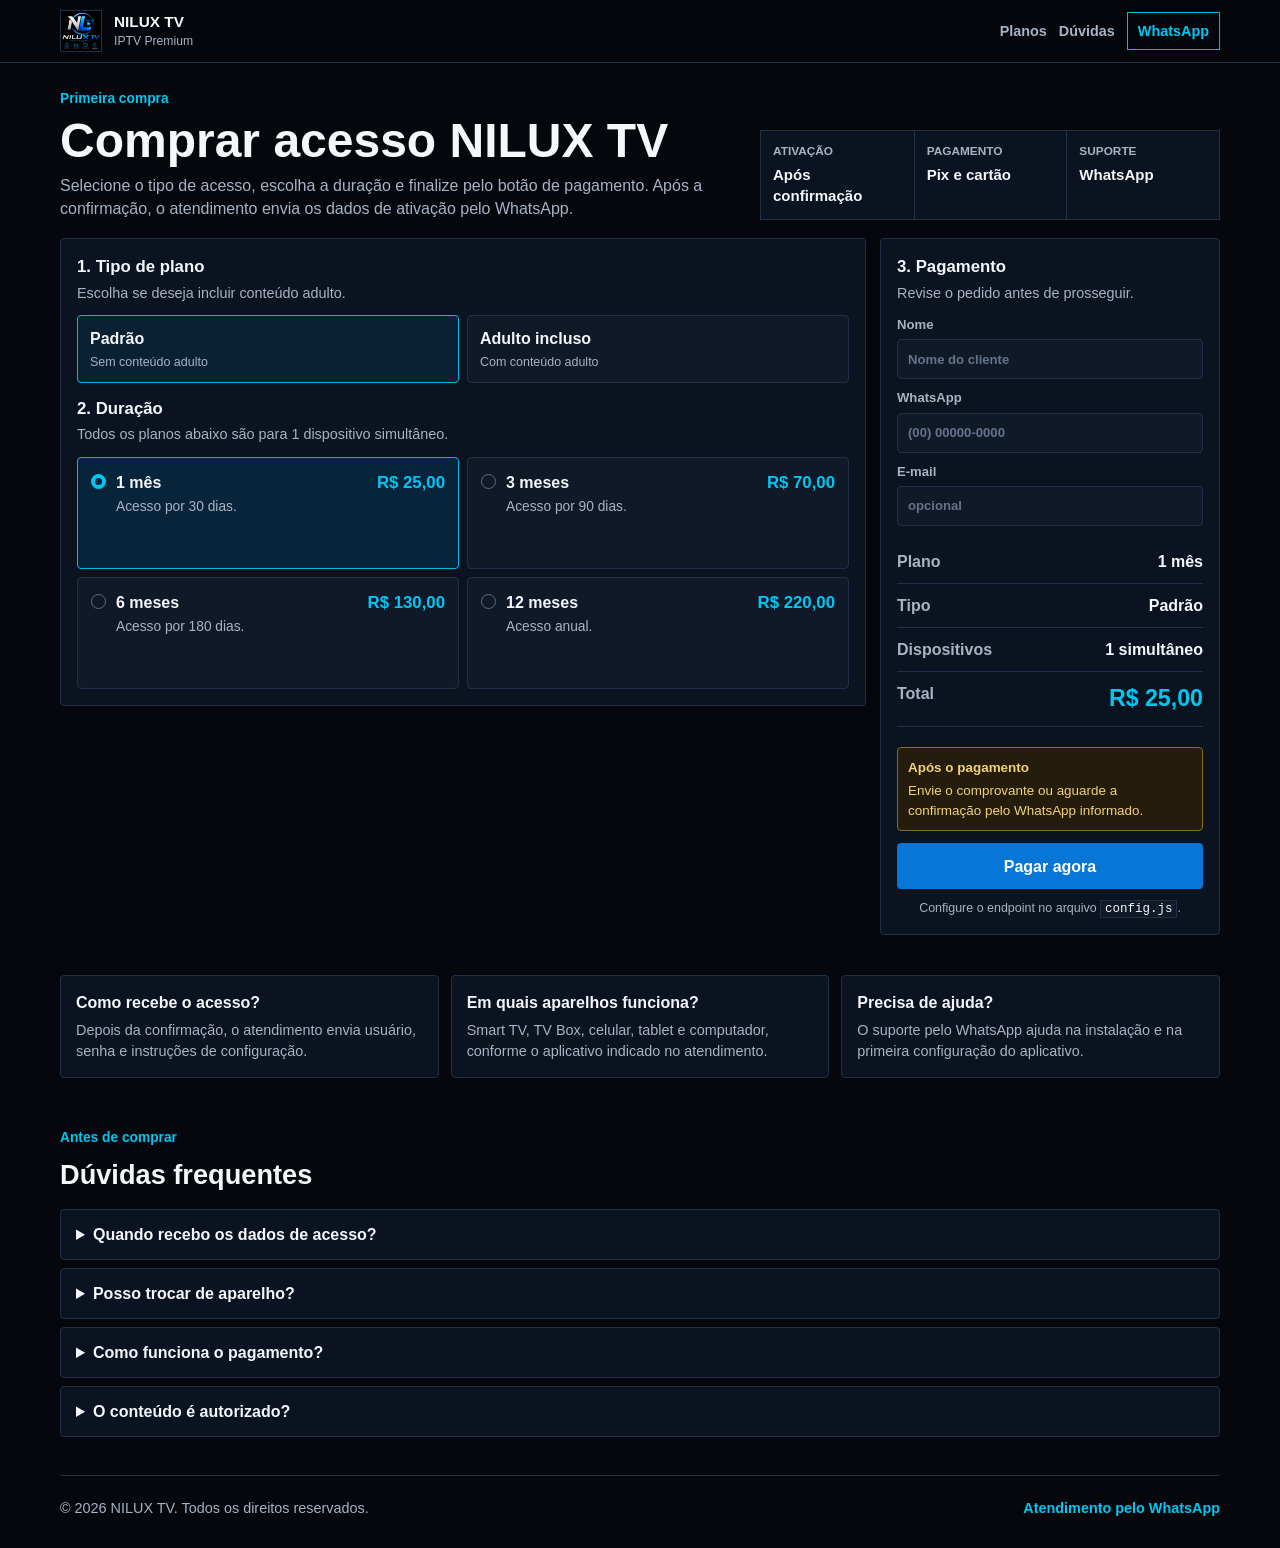
<file: index.html>
<!doctype html>
<html lang="pt-BR">
  <head>
    <meta charset="utf-8" />
    <meta name="viewport" content="width=device-width, initial-scale=1" />
    <meta
      name="description"
      content="Escolha seu plano NILUX TV, revise o pedido e finalize o pagamento com segurança."
    />
    <meta name="theme-color" content="#05070c" />
    <meta property="og:title" content="NILUX TV | Primeira compra" />
    <meta property="og:image" content="img/nilux-tv-logo.png" />
    <meta
      property="og:description"
      content="Planos mensais, trimestrais, semestrais e anuais com pagamento seguro."
    />
    <meta property="og:type" content="website" />
    <title>NILUX TV | Primeira compra</title>
    <link rel="stylesheet" href="styles.css" />
  </head>
  <body>
    <a class="skip-link" href="#planos">Ir para os planos</a>

    <header class="site-header" aria-label="Topo da página">
      <nav class="nav">
        <a class="brand" href="#topo" aria-label="NILUX TV">
          <img class="brand-logo" src="img/nilux-tv-logo.png" alt="" />
          <span>
            <strong>NILUX TV</strong>
            <small>IPTV Premium</small>
          </span>
        </a>

        <div class="nav-actions">
          <a href="#planos">Planos</a>
          <a href="#duvidas">Dúvidas</a>
          <a class="whatsapp-link" href="https://wa.me/5500000000000" target="_blank" rel="noreferrer">
            WhatsApp
          </a>
        </div>
      </nav>
    </header>

    <main id="topo">
      <section class="checkout-section" id="planos" aria-labelledby="plans-title">
        <div class="page-title">
          <div>
            <span class="section-label">Primeira compra</span>
            <h1 id="plans-title">Comprar acesso NILUX TV</h1>
            <p>
              Selecione o tipo de acesso, escolha a duração e finalize pelo botão de pagamento.
              Após a confirmação, o atendimento envia os dados de ativação pelo WhatsApp.
            </p>
          </div>

          <dl class="quick-info" aria-label="Informações principais">
            <div>
              <dt>Ativação</dt>
              <dd>Após confirmação</dd>
            </div>
            <div>
              <dt>Pagamento</dt>
              <dd>Pix e cartão</dd>
            </div>
            <div>
              <dt>Suporte</dt>
              <dd>WhatsApp</dd>
            </div>
          </dl>
        </div>

        <div class="checkout-grid">
          <section class="plans-panel" aria-label="Escolha do plano">
            <div class="panel-heading">
              <h2>1. Tipo de plano</h2>
              <p>Escolha se deseja incluir conteúdo adulto.</p>
            </div>

            <div class="billing-toggle" role="tablist" aria-label="Tipo de conteúdo">
              <button class="is-active" type="button" data-plan-type="padrao" aria-pressed="true">
                <strong>Padrão</strong>
                <span>Sem conteúdo adulto</span>
              </button>
              <button type="button" data-plan-type="adulto" aria-pressed="false">
                <strong>Adulto incluso</strong>
                <span>Com conteúdo adulto</span>
              </button>
            </div>

            <div class="panel-heading panel-heading-inline">
              <h2>2. Duração</h2>
              <p>Todos os planos abaixo são para 1 dispositivo simultâneo.</p>
            </div>

            <div class="plan-list">
              <article class="plan-card is-selected" data-plan-id="mensal" tabindex="0">
                <div class="plan-main">
                  <span class="radio-dot" aria-hidden="true"></span>
                  <div>
                    <h3>1 mês</h3>
                    <p>Acesso por 30 dias.</p>
                  </div>
                </div>
                <strong>R$ 25,00</strong>
              </article>

              <article class="plan-card" data-plan-id="trimestral" tabindex="0">
                <div class="plan-main">
                  <span class="radio-dot" aria-hidden="true"></span>
                  <div>
                    <h3>3 meses</h3>
                    <p>Acesso por 90 dias.</p>
                  </div>
                </div>
                <strong>R$ 70,00</strong>
              </article>

              <article class="plan-card" data-plan-id="semestral" tabindex="0">
                <div class="plan-main">
                  <span class="radio-dot" aria-hidden="true"></span>
                  <div>
                    <h3>6 meses</h3>
                    <p>Acesso por 180 dias.</p>
                  </div>
                </div>
                <strong>R$ 130,00</strong>
              </article>

              <article class="plan-card" data-plan-id="anual" tabindex="0">
                <div class="plan-main">
                  <span class="radio-dot" aria-hidden="true"></span>
                  <div>
                    <h3>12 meses</h3>
                    <p>Acesso anual.</p>
                  </div>
                </div>
                <strong>R$ 220,00</strong>
              </article>
            </div>
          </section>

          <aside class="summary-card" aria-labelledby="summary-title">
            <div class="panel-heading">
              <h2 id="summary-title">3. Pagamento</h2>
              <p>Revise o pedido antes de prosseguir.</p>
            </div>

            <div class="buyer-fields" aria-label="Dados para ativação">
              <label>
                Nome
                <input id="customer-name" autocomplete="name" name="name" placeholder="Nome do cliente" required />
              </label>
              <label>
                WhatsApp
                <input
                  id="customer-whatsapp"
                  autocomplete="tel"
                  inputmode="tel"
                  name="whatsapp"
                  placeholder="(00) 00000-0000"
                  required
                />
              </label>
              <label>
                E-mail
                <input id="customer-email" autocomplete="email" inputmode="email" name="email" placeholder="opcional" />
              </label>
            </div>

            <dl class="summary-list">
              <div>
                <dt>Plano</dt>
                <dd id="summary-plan">1 mês</dd>
              </div>
              <div>
                <dt>Tipo</dt>
                <dd id="summary-type">Padrão</dd>
              </div>
              <div>
                <dt>Dispositivos</dt>
                <dd>1 simultâneo</dd>
              </div>
              <div class="summary-total">
                <dt>Total</dt>
                <dd id="summary-price">R$ 25,00</dd>
              </div>
            </dl>

            <div class="notice">
              <strong>Após o pagamento</strong>
              <span>Envie o comprovante ou aguarde a confirmação pelo WhatsApp informado.</span>
            </div>

            <a
              class="button button-pay"
              id="payment-button"
              href="#"
              data-payment-ready="false"
              rel="noreferrer"
            >
              Pagar agora
            </a>

            <p class="payment-help">
              Configure o endpoint no arquivo <code>config.js</code>.
            </p>
          </aside>
        </div>
      </section>

      <section class="info-band" aria-label="Como funciona">
        <article>
          <h2>Como recebe o acesso?</h2>
          <p>Depois da confirmação, o atendimento envia usuário, senha e instruções de configuração.</p>
        </article>
        <article>
          <h2>Em quais aparelhos funciona?</h2>
          <p>Smart TV, TV Box, celular, tablet e computador, conforme o aplicativo indicado no atendimento.</p>
        </article>
        <article>
          <h2>Precisa de ajuda?</h2>
          <p>O suporte pelo WhatsApp ajuda na instalação e na primeira configuração do aplicativo.</p>
        </article>
      </section>

      <section class="faq" id="duvidas" aria-labelledby="faq-title">
        <div class="section-heading">
          <span class="section-label">Antes de comprar</span>
          <h2 id="faq-title">Dúvidas frequentes</h2>
        </div>

        <div class="faq-list">
          <details>
            <summary>Quando recebo os dados de acesso?</summary>
            <p>Após a confirmação do pagamento, o atendimento envia as instruções pelo WhatsApp cadastrado.</p>
          </details>
          <details>
            <summary>Posso trocar de aparelho?</summary>
            <p>Sim, desde que respeite o limite de dispositivos simultâneos do plano contratado.</p>
          </details>
          <details>
            <summary>Como funciona o pagamento?</summary>
            <p>O botão de pagamento pode apontar para Mercado Pago, Stripe, PayPal ou outro checkout hospedado.</p>
          </details>
          <details>
            <summary>O conteúdo é autorizado?</summary>
            <p>Use esta página apenas para serviços e conteúdos que você tem direito de comercializar e distribuir.</p>
          </details>
        </div>
      </section>
    </main>

    <footer class="footer">
      <p>© <span id="current-year"></span> NILUX TV. Todos os direitos reservados.</p>
      <a href="https://wa.me/5500000000000" target="_blank" rel="noreferrer">Atendimento pelo WhatsApp</a>
    </footer>

    <div class="mobile-pay-bar" aria-label="Resumo rápido do pagamento">
      <div>
        <span id="mobile-summary-plan">1 mês</span>
        <strong id="mobile-summary-price">R$ 25,00</strong>
      </div>
      <a
        class="button button-pay"
        id="mobile-payment-button"
        href="#"
        data-payment-ready="false"
        rel="noreferrer"
      >
        Pagar
      </a>
    </div>

    <div class="toast" id="toast" role="status" aria-live="polite"></div>

    <script src="config.js"></script>
    <script src="script.js"></script>
  </body>
</html>
</file>
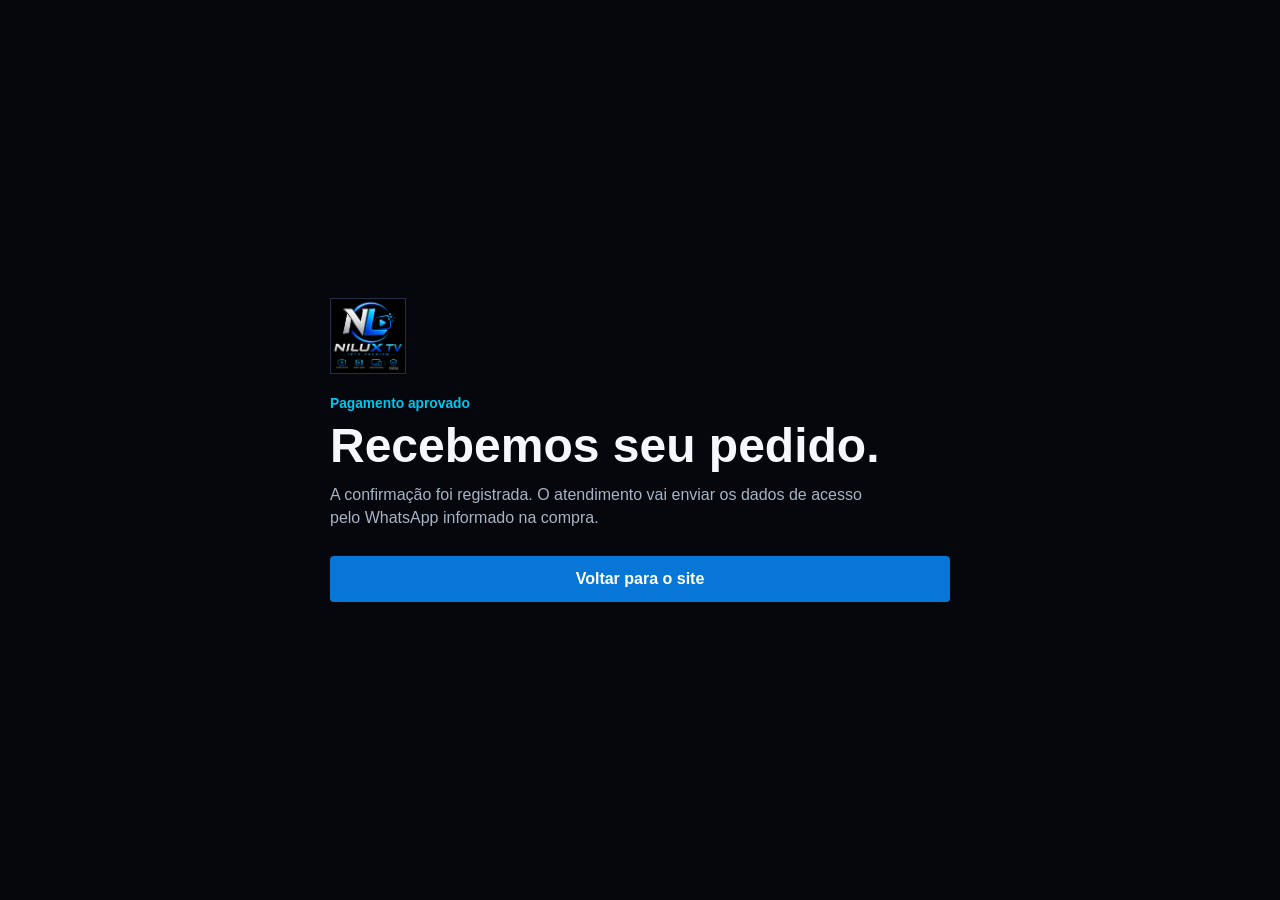
<file: obrigado.html>
<!doctype html>
<html lang="pt-BR">
  <head>
    <meta charset="utf-8" />
    <meta name="viewport" content="width=device-width, initial-scale=1" />
    <meta name="theme-color" content="#05070c" />
    <title>Pagamento aprovado | NILUX TV</title>
    <link rel="stylesheet" href="styles.css" />
  </head>
  <body>
    <main class="status-page">
      <img class="status-logo" src="img/nilux-tv-logo.png" alt="NILUX TV" />
      <span class="section-label">Pagamento aprovado</span>
      <h1>Recebemos seu pedido.</h1>
      <p>
        A confirmação foi registrada. O atendimento vai enviar os dados de acesso pelo WhatsApp informado na compra.
      </p>
      <a class="button button-pay" href="index.html">Voltar para o site</a>
    </main>
  </body>
</html>
</file>
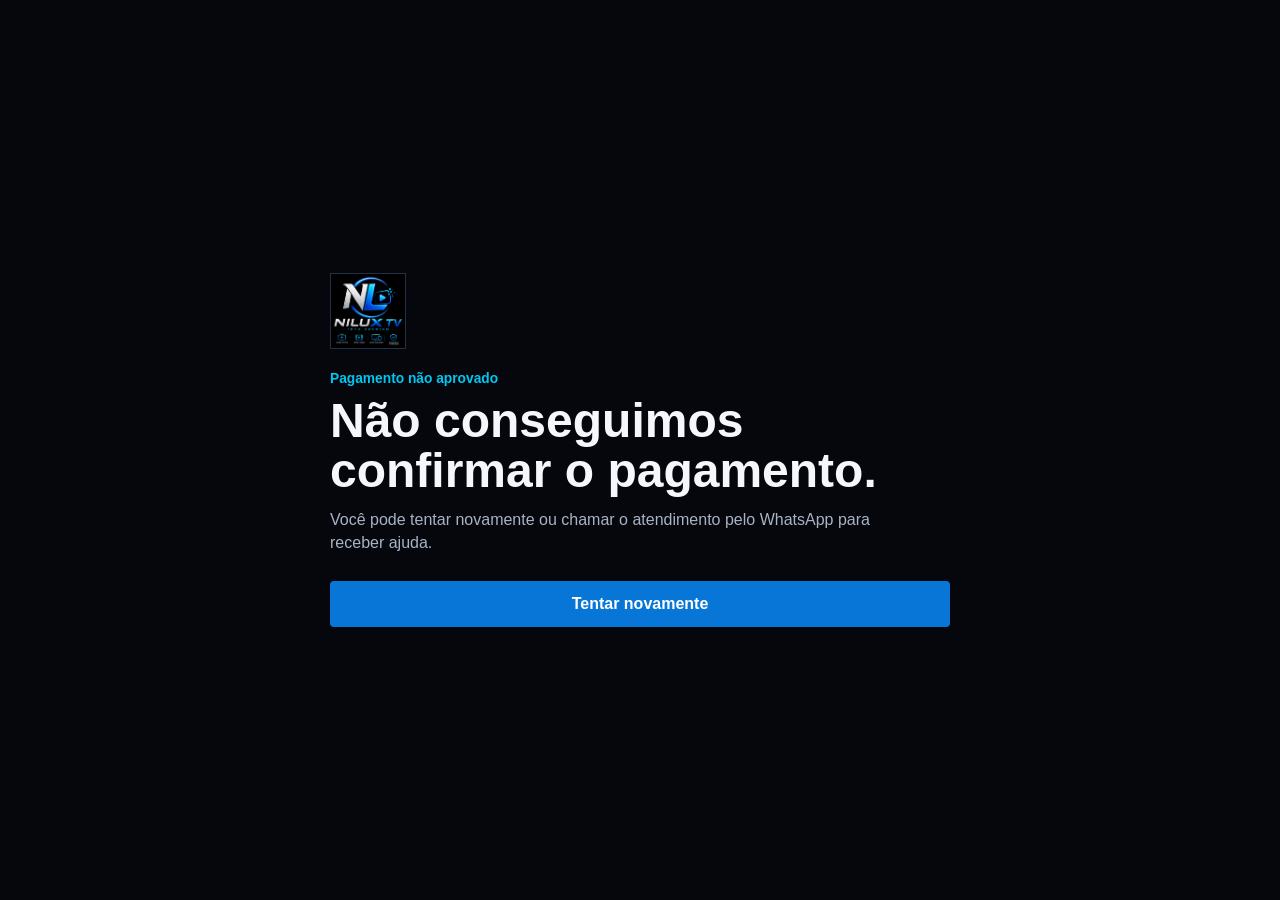
<file: pagamento-falhou.html>
<!doctype html>
<html lang="pt-BR">
  <head>
    <meta charset="utf-8" />
    <meta name="viewport" content="width=device-width, initial-scale=1" />
    <meta name="theme-color" content="#05070c" />
    <title>Pagamento não aprovado | NILUX TV</title>
    <link rel="stylesheet" href="styles.css" />
  </head>
  <body>
    <main class="status-page">
      <img class="status-logo" src="img/nilux-tv-logo.png" alt="NILUX TV" />
      <span class="section-label">Pagamento não aprovado</span>
      <h1>Não conseguimos confirmar o pagamento.</h1>
      <p>
        Você pode tentar novamente ou chamar o atendimento pelo WhatsApp para receber ajuda.
      </p>
      <a class="button button-pay" href="index.html">Tentar novamente</a>
    </main>
  </body>
</html>
</file>
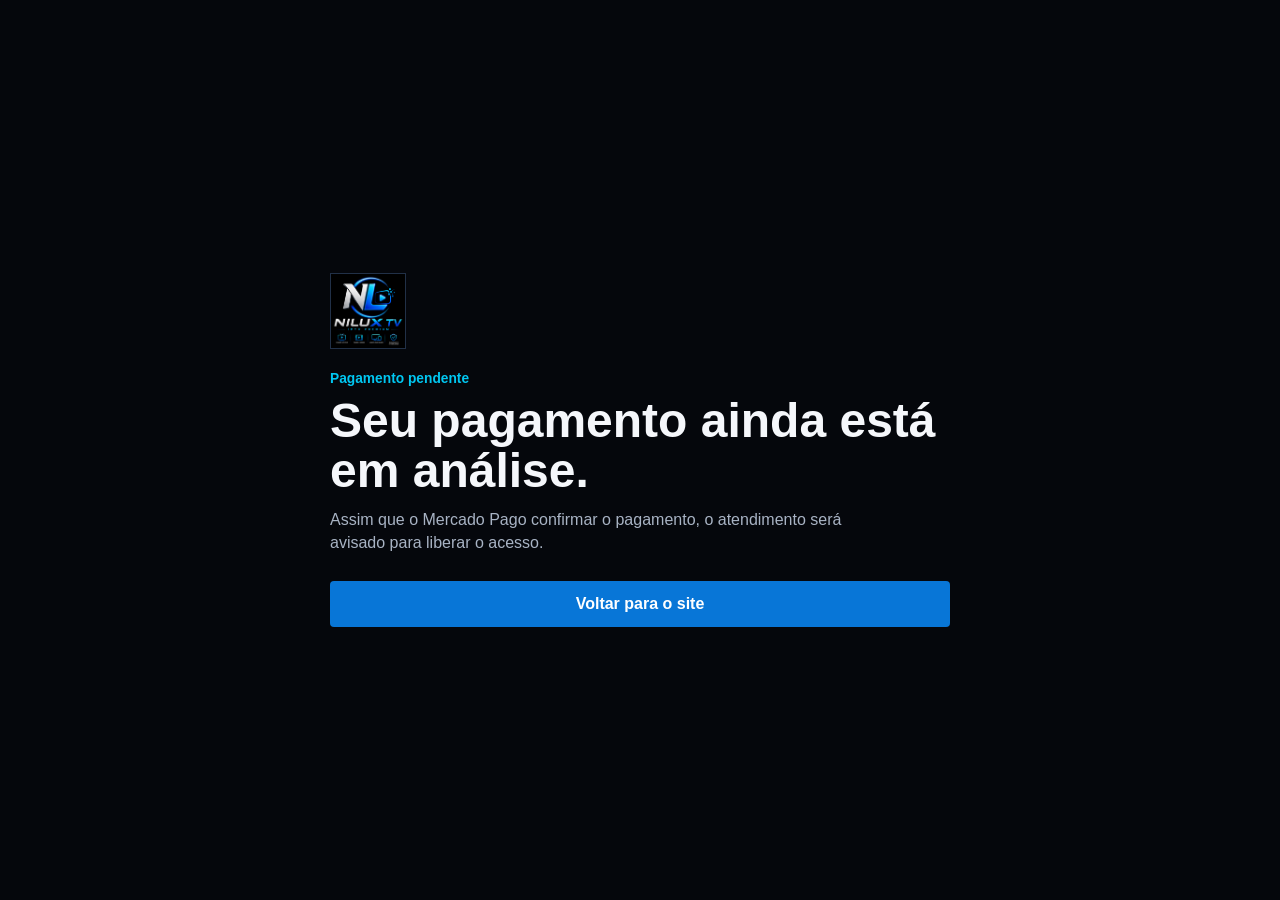
<file: pagamento-pendente.html>
<!doctype html>
<html lang="pt-BR">
  <head>
    <meta charset="utf-8" />
    <meta name="viewport" content="width=device-width, initial-scale=1" />
    <meta name="theme-color" content="#05070c" />
    <title>Pagamento pendente | NILUX TV</title>
    <link rel="stylesheet" href="styles.css" />
  </head>
  <body>
    <main class="status-page">
      <img class="status-logo" src="img/nilux-tv-logo.png" alt="NILUX TV" />
      <span class="section-label">Pagamento pendente</span>
      <h1>Seu pagamento ainda está em análise.</h1>
      <p>
        Assim que o Mercado Pago confirmar o pagamento, o atendimento será avisado para liberar o acesso.
      </p>
      <a class="button button-pay" href="index.html">Voltar para o site</a>
    </main>
  </body>
</html>
</file>
<file: styles.css>
:root {
  color-scheme: dark;
  --bg: #05070c;
  --surface: #0b1220;
  --surface-soft: #101928;
  --ink: #f5f7fb;
  --muted: #a8b3c4;
  --line: #213047;
  --line-active: #00b8e6;
  --accent: #00c7f2;
  --accent-dark: #0876d7;
  --warning-bg: #241d0c;
  --warning-line: #8a6a20;
  --warning-text: #f4d27a;
  --radius: 4px;
  --max: 1160px;
}

* {
  box-sizing: border-box;
}

html {
  scroll-behavior: smooth;
}

body {
  margin: 0;
  background: var(--bg);
  color: var(--ink);
  font-family: Arial, Helvetica, sans-serif;
  line-height: 1.45;
}

a {
  color: inherit;
  text-decoration: none;
}

button,
a {
  -webkit-tap-highlight-color: transparent;
}

button {
  font: inherit;
}

.skip-link {
  position: fixed;
  left: 16px;
  top: 12px;
  z-index: 30;
  transform: translateY(-160%);
  background: var(--ink);
  color: #05070c;
  padding: 9px 12px;
}

.skip-link:focus {
  transform: translateY(0);
}

.site-header {
  position: sticky;
  top: 0;
  z-index: 20;
  border-bottom: 1px solid var(--line);
  background: rgba(5, 7, 12, 0.94);
  backdrop-filter: blur(12px);
}

.nav {
  display: flex;
  align-items: center;
  justify-content: space-between;
  width: calc(100% - 32px);
  max-width: var(--max);
  margin: 0 auto;
  padding: 10px 0;
  gap: 18px;
}

.brand,
.nav-actions {
  display: flex;
  align-items: center;
  gap: 12px;
}

.brand-logo {
  width: 42px;
  height: 42px;
  flex: 0 0 auto;
  border: 1px solid var(--line);
  background: #000;
  object-fit: cover;
}

.brand strong,
.brand small {
  display: block;
}

.brand strong {
  font-size: 0.96rem;
}

.brand small {
  color: var(--muted);
  font-size: 0.76rem;
}

.nav-actions a {
  color: var(--muted);
  font-size: 0.9rem;
  font-weight: 700;
}

.nav-actions .whatsapp-link {
  border: 1px solid var(--line-active);
  color: var(--accent);
  padding: 8px 10px;
}

.checkout-section,
.info-band,
.faq,
.footer {
  width: calc(100% - 32px);
  max-width: var(--max);
  margin: 0 auto;
}

.checkout-section {
  padding: 26px 0 32px;
}

.page-title {
  display: grid;
  grid-template-columns: minmax(0, 1fr) 460px;
  align-items: end;
  gap: 24px;
  margin-bottom: 18px;
}

.section-label {
  display: block;
  margin-bottom: 7px;
  color: var(--accent);
  font-size: 0.86rem;
  font-weight: 700;
}

h1,
h2,
h3,
p {
  margin-top: 0;
}

h1 {
  max-width: 660px;
  margin-bottom: 8px;
  font-size: clamp(2rem, 4vw, 3rem);
  line-height: 1.04;
  letter-spacing: 0;
}

.page-title p,
.section-heading p,
.panel-heading p {
  color: var(--muted);
}

.page-title p {
  max-width: 720px;
  margin-bottom: 0;
}

.quick-info {
  display: grid;
  grid-template-columns: repeat(3, minmax(0, 1fr));
  margin: 0;
  border: 1px solid var(--line);
  background: var(--surface);
}

.quick-info div {
  padding: 12px;
}

.quick-info div + div {
  border-left: 1px solid var(--line);
}

.quick-info dt {
  color: var(--muted);
  font-size: 0.74rem;
  font-weight: 700;
  text-transform: uppercase;
}

.quick-info dd {
  margin: 3px 0 0;
  font-size: 0.94rem;
  font-weight: 700;
}

.checkout-grid {
  display: grid;
  grid-template-columns: minmax(0, 1fr) 340px;
  align-items: start;
  gap: 14px;
}

.plans-panel,
.summary-card,
.info-band article,
details {
  border: 1px solid var(--line);
  border-radius: var(--radius);
  background: var(--surface);
}

.plans-panel,
.summary-card {
  padding: 16px;
}

.panel-heading {
  margin-bottom: 12px;
}

.panel-heading h2 {
  margin-bottom: 3px;
  font-size: 1.05rem;
}

.panel-heading p {
  margin-bottom: 0;
  font-size: 0.9rem;
}

.panel-heading-inline {
  margin-top: 14px;
}

.billing-toggle {
  display: grid;
  grid-template-columns: repeat(2, minmax(0, 1fr));
  gap: 8px;
}

.billing-toggle button {
  min-height: 62px;
  border: 1px solid var(--line);
  border-radius: var(--radius);
  background: var(--surface-soft);
  color: var(--ink);
  padding: 11px 12px;
  text-align: left;
  cursor: pointer;
}

.billing-toggle button strong,
.billing-toggle button span {
  display: block;
}

.billing-toggle button span {
  margin-top: 2px;
  color: var(--muted);
  font-size: 0.78rem;
}

.billing-toggle button.is-active {
  border-color: var(--line-active);
  background: #092133;
}

.plan-list {
  display: grid;
  grid-template-columns: repeat(2, minmax(0, 1fr));
  gap: 8px;
}

.plan-card {
  display: flex;
  min-height: 112px;
  align-items: flex-start;
  justify-content: space-between;
  gap: 12px;
  border: 1px solid var(--line);
  border-radius: var(--radius);
  background: var(--surface-soft);
  padding: 13px;
  cursor: pointer;
}

.plan-card:hover,
.plan-card:focus-visible {
  border-color: #315073;
  outline: 0;
}

.plan-card.is-selected {
  border-color: var(--line-active);
  background: #08243a;
}

.plan-main {
  display: flex;
  min-width: 0;
  gap: 10px;
}

.radio-dot {
  width: 15px;
  height: 15px;
  flex: 0 0 auto;
  margin-top: 3px;
  border: 1px solid #5a6c83;
  border-radius: 999px;
}

.plan-card.is-selected .radio-dot {
  border: 4px solid var(--accent);
}

.plan-card h3 {
  margin-bottom: 3px;
  font-size: 1rem;
}

.plan-card p {
  margin-bottom: 0;
  color: var(--muted);
  font-size: 0.86rem;
}

.plan-card strong {
  flex: 0 0 auto;
  color: var(--accent);
  font-size: 1.05rem;
}

.summary-card {
  position: sticky;
  top: 76px;
}

.summary-list {
  margin: 0;
  padding: 2px 0 10px;
}

.buyer-fields {
  display: grid;
  gap: 9px;
  margin-bottom: 12px;
}

.buyer-fields label {
  display: grid;
  gap: 5px;
  color: var(--muted);
  font-size: 0.82rem;
  font-weight: 700;
}

.buyer-fields input {
  width: 100%;
  min-height: 40px;
  border: 1px solid var(--line);
  border-radius: var(--radius);
  background: var(--surface-soft);
  color: var(--ink);
  padding: 0 10px;
  font: inherit;
}

.buyer-fields input:focus {
  border-color: var(--line-active);
  outline: 0;
}

.buyer-fields input::placeholder {
  color: #64748b;
}

.summary-list div {
  display: flex;
  justify-content: space-between;
  gap: 16px;
  border-bottom: 1px solid var(--line);
  padding: 10px 0;
}

.summary-list dt {
  color: var(--muted);
  font-weight: 700;
}

.summary-list dd {
  margin: 0;
  text-align: right;
  font-weight: 700;
}

.summary-total dd {
  color: var(--accent);
  font-size: 1.45rem;
}

.notice {
  display: grid;
  gap: 4px;
  margin: 10px 0 12px;
  border: 1px solid var(--warning-line);
  border-radius: var(--radius);
  background: var(--warning-bg);
  color: var(--warning-text);
  padding: 10px;
  font-size: 0.84rem;
}

.button {
  display: inline-flex;
  min-height: 46px;
  align-items: center;
  justify-content: center;
  border: 0;
  border-radius: var(--radius);
  padding: 0 16px;
  font-weight: 700;
  cursor: pointer;
}

.button-pay {
  width: 100%;
  background: var(--accent-dark);
  color: #fff;
}

.button-pay:hover {
  background: #0a8df5;
}

.payment-help {
  margin: 10px 0 0;
  color: var(--muted);
  font-size: 0.78rem;
  text-align: center;
}

.payment-help code {
  border: 1px solid var(--line);
  background: var(--surface-soft);
  padding: 1px 4px;
  color: var(--ink);
}

.info-band {
  display: grid;
  grid-template-columns: repeat(3, minmax(0, 1fr));
  gap: 12px;
  padding: 8px 0 30px;
}

.info-band article {
  padding: 15px;
}

.info-band h2 {
  margin-bottom: 6px;
  font-size: 1rem;
}

.info-band p {
  margin: 0;
  color: var(--muted);
  font-size: 0.9rem;
}

.faq {
  padding: 20px 0 38px;
}

.section-heading {
  margin-bottom: 14px;
}

.section-heading h2 {
  margin-bottom: 0;
  font-size: 1.7rem;
}

.faq-list {
  display: grid;
  gap: 8px;
}

details {
  padding: 13px 15px;
}

summary {
  cursor: pointer;
  font-weight: 700;
}

details p {
  margin: 10px 0 0;
  color: var(--muted);
}

.footer {
  display: flex;
  align-items: center;
  justify-content: space-between;
  border-top: 1px solid var(--line);
  padding: 22px 0 30px;
  color: var(--muted);
  gap: 14px;
  font-size: 0.9rem;
}

.footer p {
  margin: 0;
}

.footer a {
  color: var(--accent);
  font-weight: 700;
}

.toast {
  position: fixed;
  right: 18px;
  bottom: 18px;
  z-index: 40;
  max-width: min(360px, calc(100vw - 36px));
  transform: translateY(130%);
  border: 1px solid var(--line);
  border-radius: var(--radius);
  background: var(--surface);
  color: var(--ink);
  padding: 12px 14px;
  opacity: 0;
  transition:
    transform 180ms ease,
    opacity 180ms ease;
}

.toast.is-visible {
  transform: translateY(0);
  opacity: 1;
}

.status-page {
  display: grid;
  width: min(100% - 32px, 620px);
  min-height: 100vh;
  align-content: center;
  justify-items: start;
  margin: 0 auto;
  padding: 40px 0;
}

.status-logo {
  width: 76px;
  height: 76px;
  margin-bottom: 20px;
  border: 1px solid var(--line);
  object-fit: cover;
}

.status-page h1 {
  margin-bottom: 12px;
}

.status-page p {
  max-width: 540px;
  color: var(--muted);
}

.status-page .button {
  margin-top: 10px;
}

.mobile-pay-bar {
  display: none;
}

@media (max-width: 940px) {
  .page-title,
  .checkout-grid {
    grid-template-columns: 1fr;
  }

  .quick-info {
    max-width: 620px;
  }

  .summary-card {
    position: static;
  }
}

@media (max-width: 720px) {
  body {
    padding-bottom: 76px;
  }

  .nav,
  .checkout-section,
  .info-band,
  .faq,
  .footer {
    width: calc(100% - 24px);
  }

  .nav-actions a:not(.whatsapp-link) {
    display: none;
  }

  .checkout-section {
    padding-top: 18px;
  }

  h1 {
    font-size: clamp(1.75rem, 9vw, 2.45rem);
  }

  .quick-info,
  .plan-list,
  .info-band {
    grid-template-columns: 1fr;
  }

  .quick-info {
    grid-template-columns: repeat(3, minmax(0, 1fr));
  }

  .quick-info div {
    padding: 9px;
  }

  .quick-info div + div {
    border-top: 0;
    border-left: 1px solid var(--line);
  }

  .quick-info dt {
    font-size: 0.68rem;
  }

  .quick-info dd {
    font-size: 0.8rem;
  }

  .plan-card {
    min-height: 92px;
  }

  .mobile-pay-bar {
    position: fixed;
    right: 0;
    bottom: 0;
    left: 0;
    z-index: 35;
    display: grid;
    grid-template-columns: minmax(0, 1fr) 128px;
    align-items: center;
    gap: 12px;
    border-top: 1px solid var(--line);
    background: rgba(5, 7, 12, 0.96);
    padding: 10px 12px;
  }

  .mobile-pay-bar span,
  .mobile-pay-bar strong {
    display: block;
  }

  .mobile-pay-bar span {
    color: var(--muted);
    font-size: 0.78rem;
  }

  .mobile-pay-bar strong {
    color: var(--accent);
    font-size: 1.05rem;
  }

  .mobile-pay-bar .button {
    min-height: 42px;
  }

  .footer {
    flex-direction: column;
    align-items: flex-start;
  }
}

@media (max-width: 430px) {
  .brand-logo {
    width: 38px;
    height: 38px;
  }

  .brand small {
    display: none;
  }

  .plans-panel,
  .summary-card {
    padding: 13px;
  }

  .plan-card strong {
    font-size: 1rem;
  }
}
</file>
